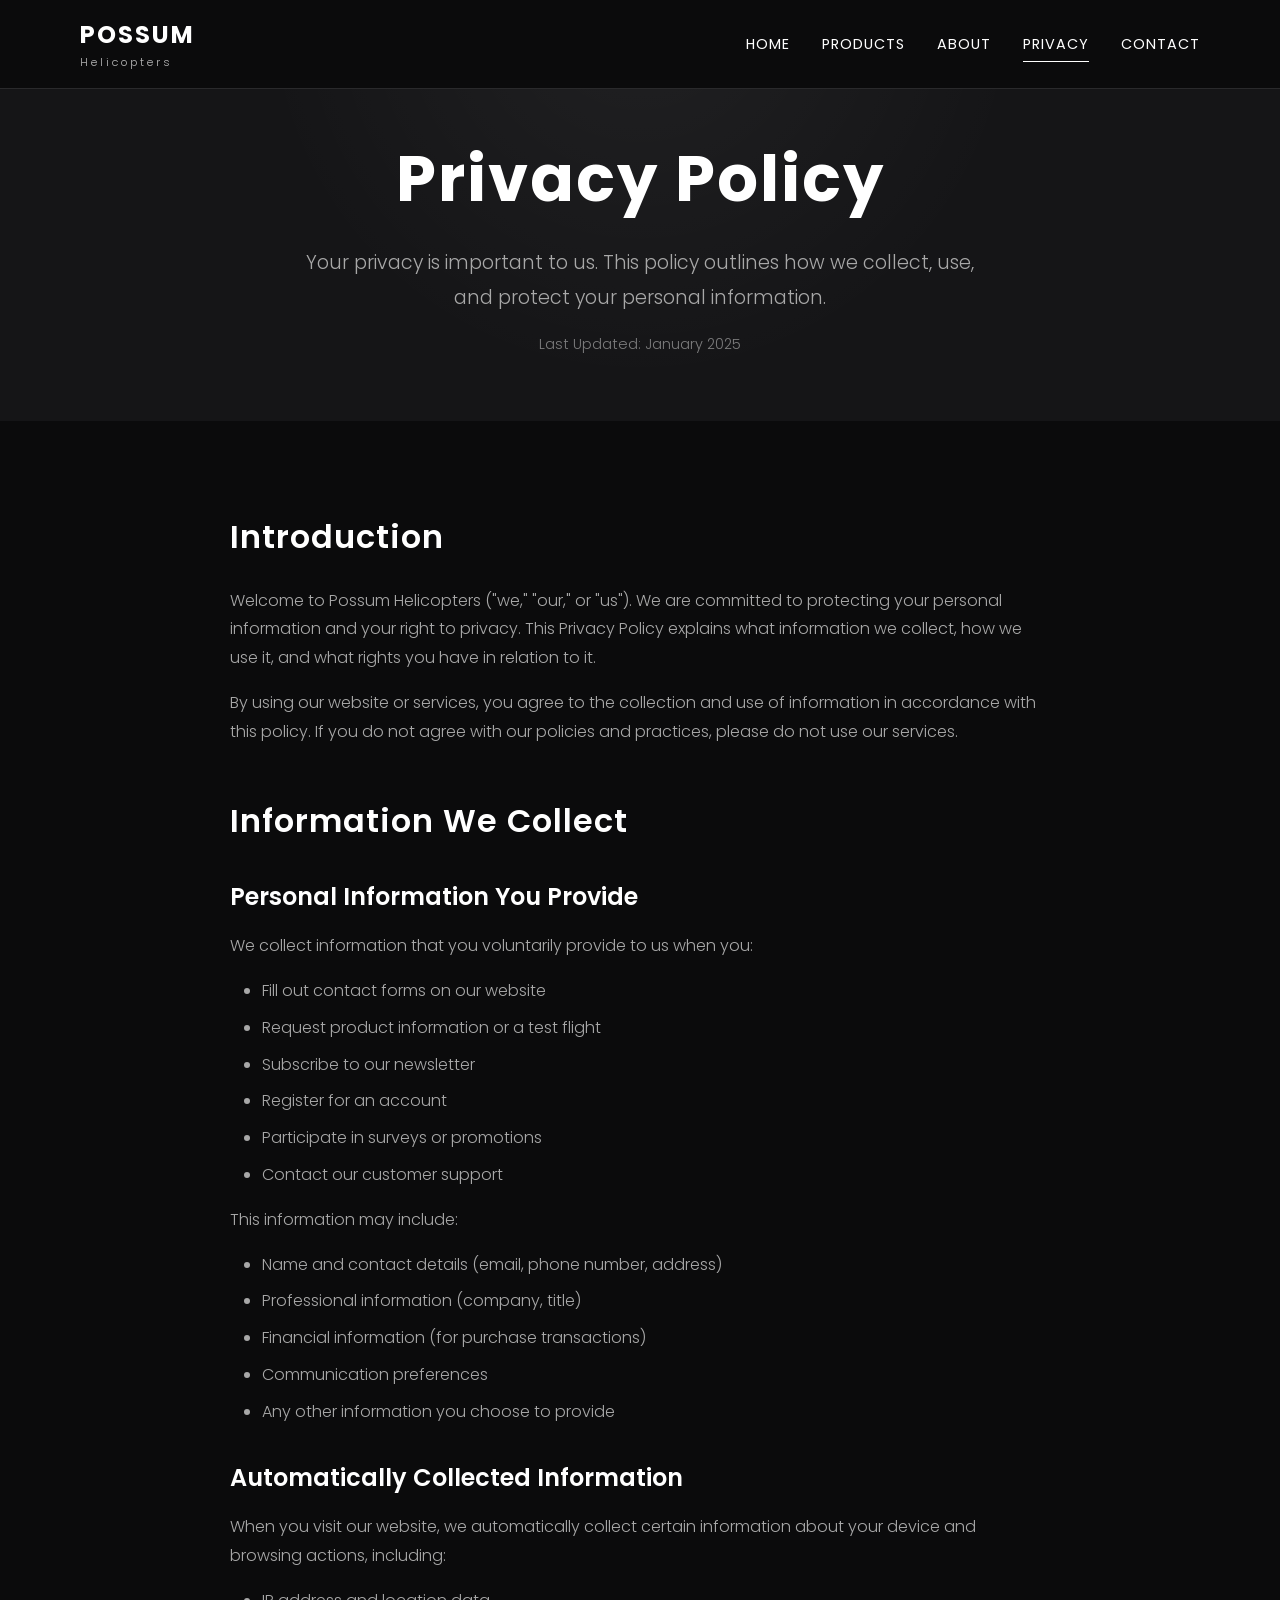
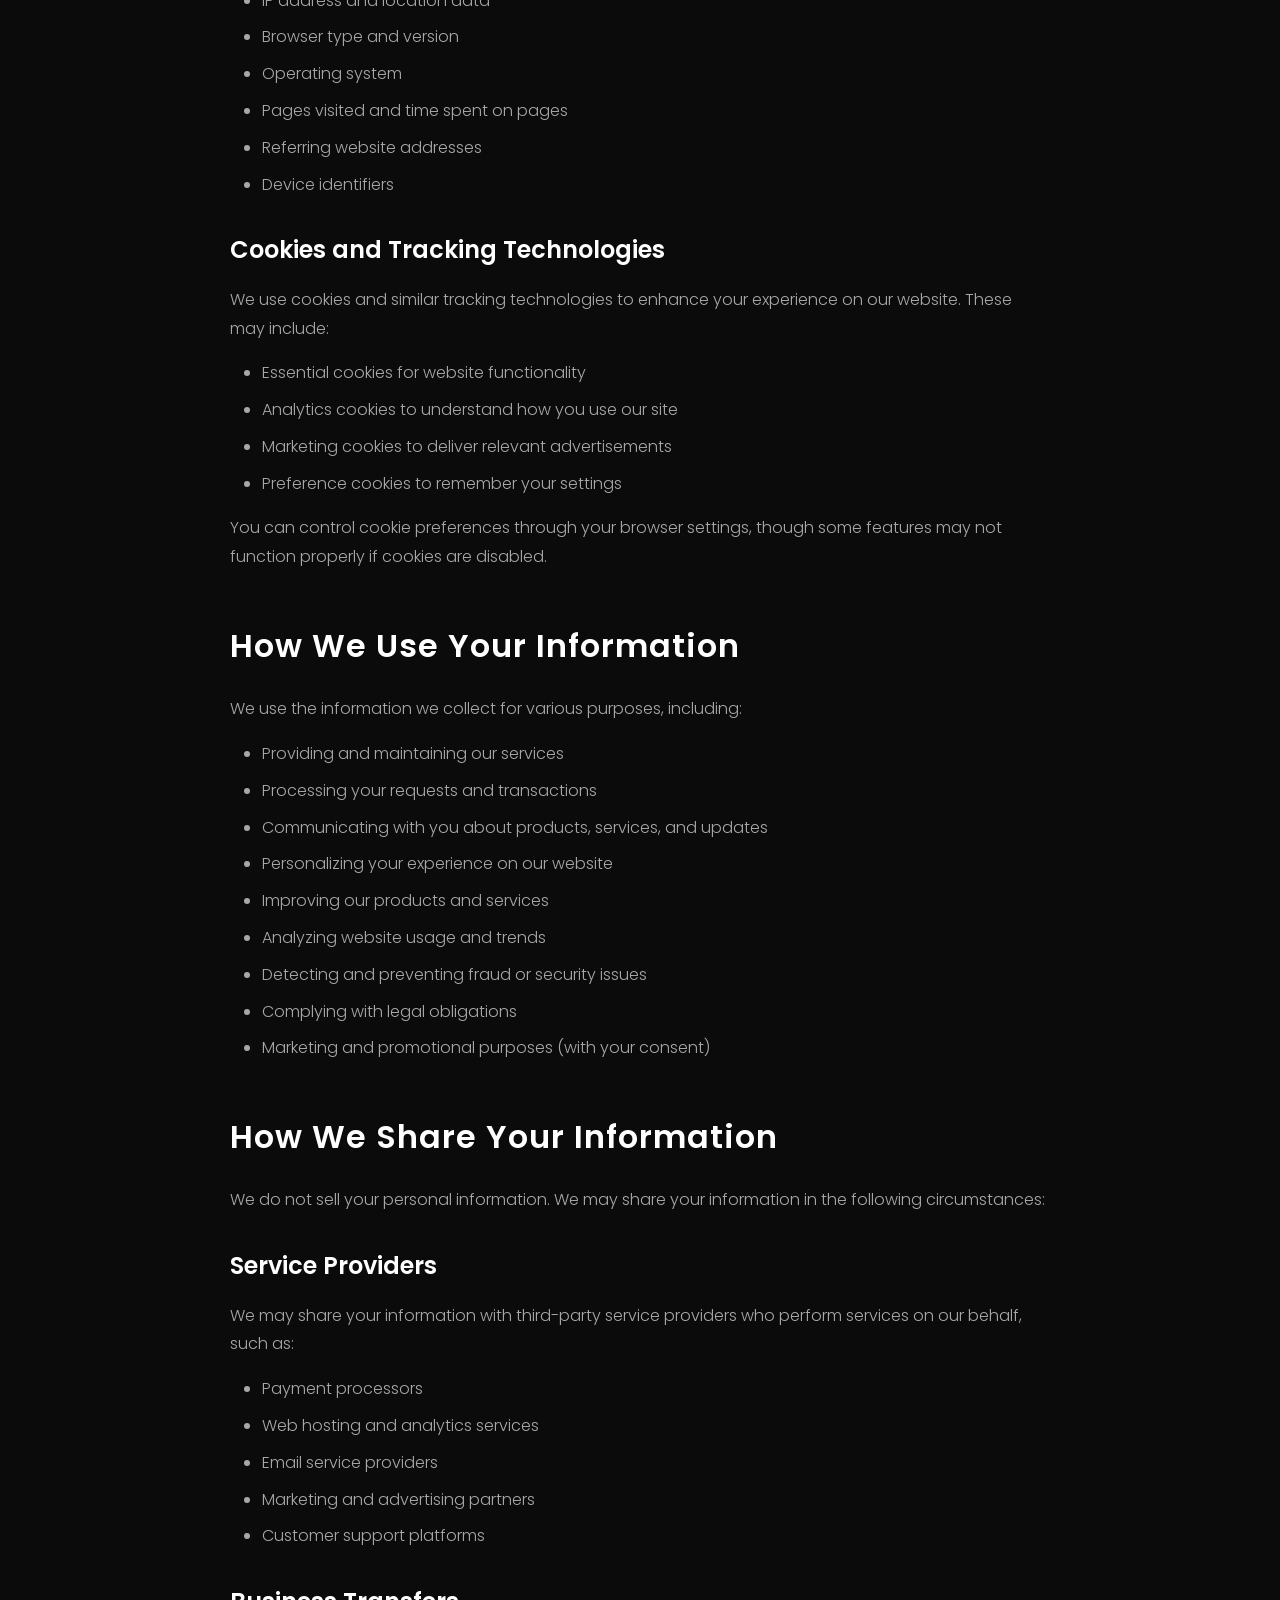
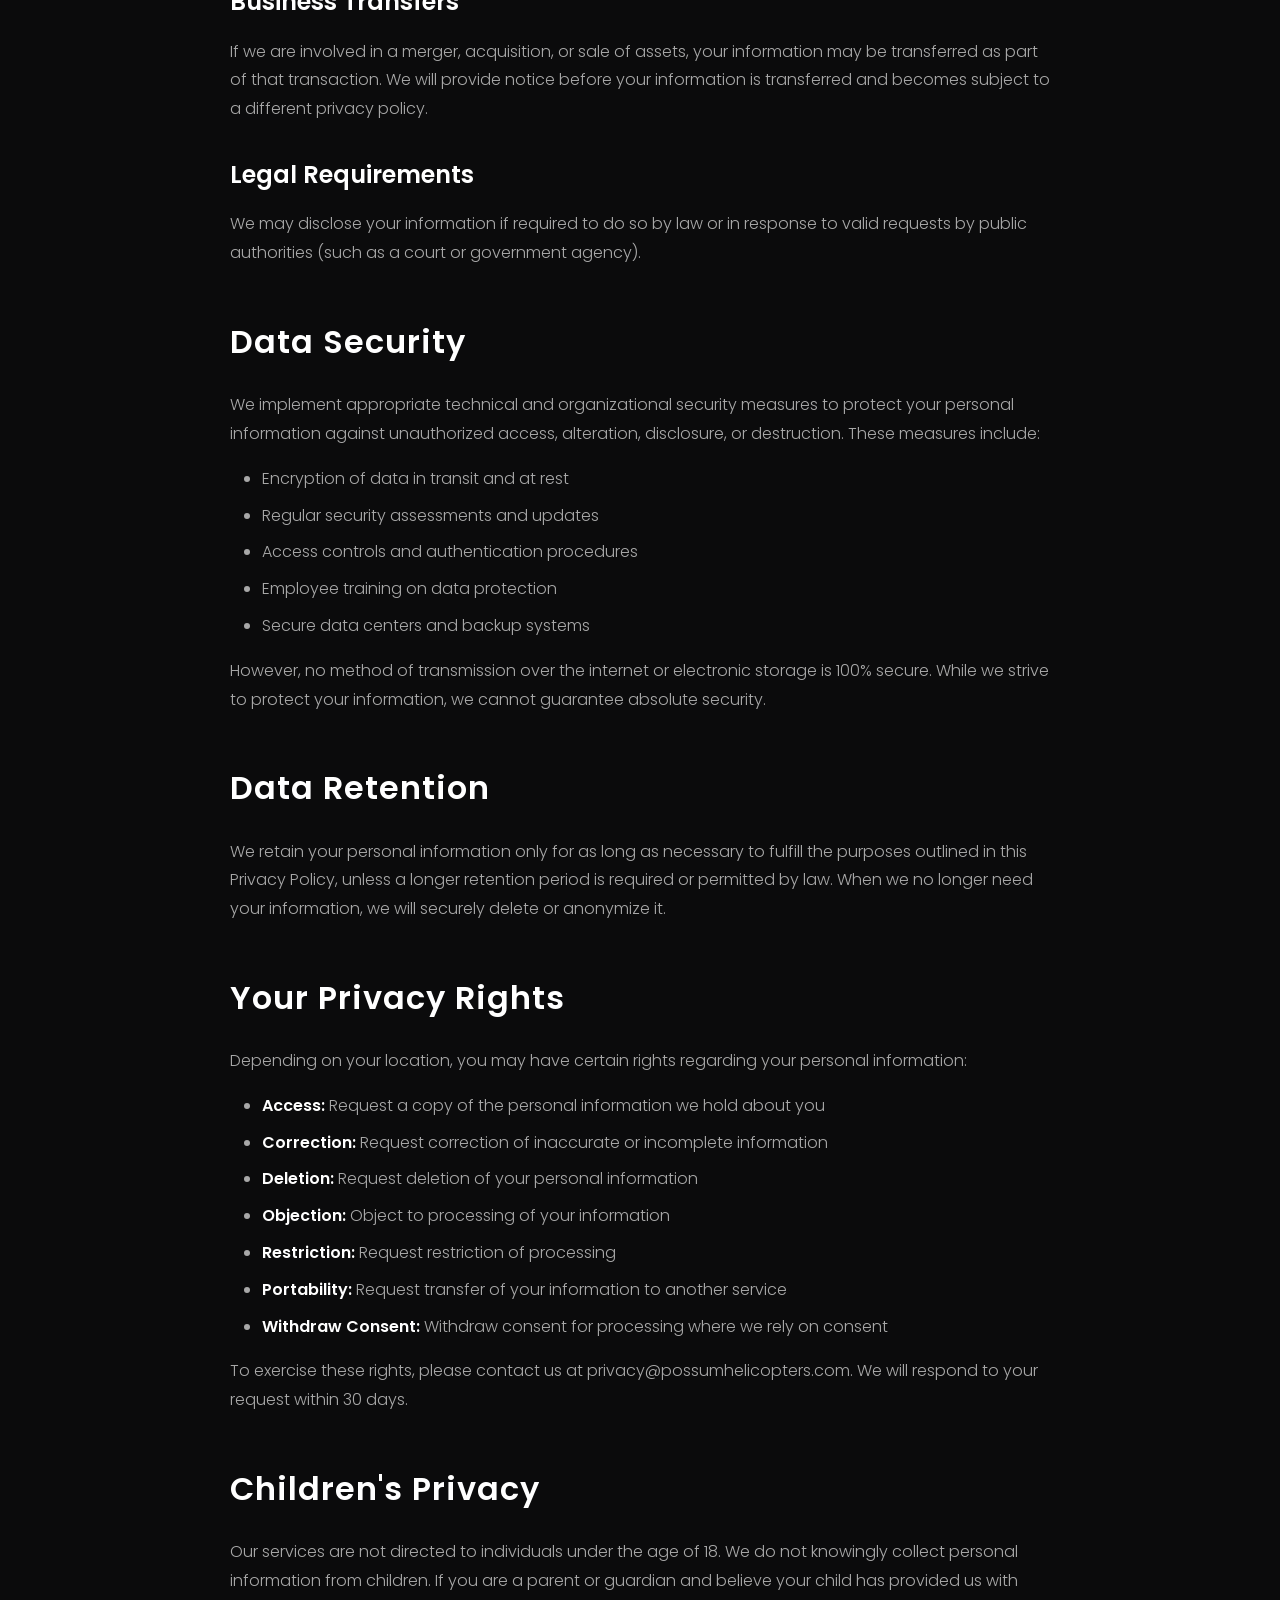
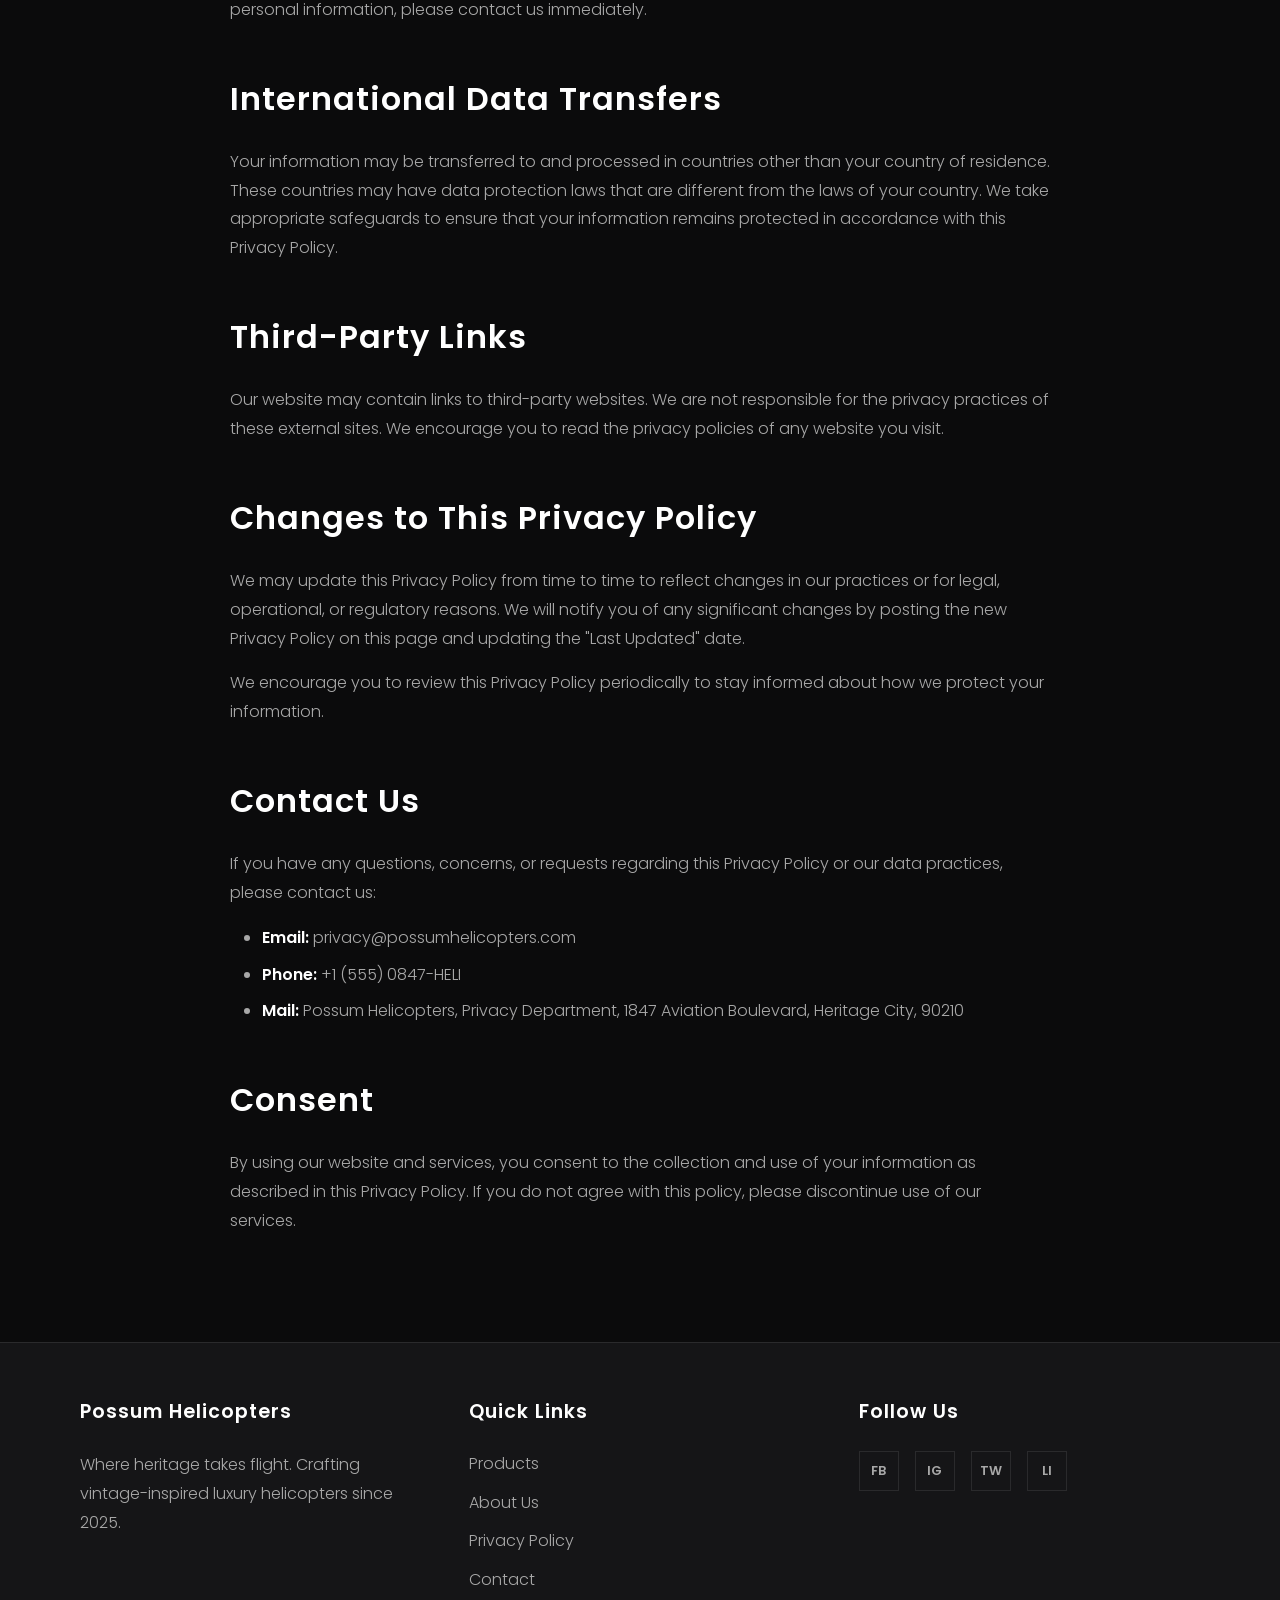
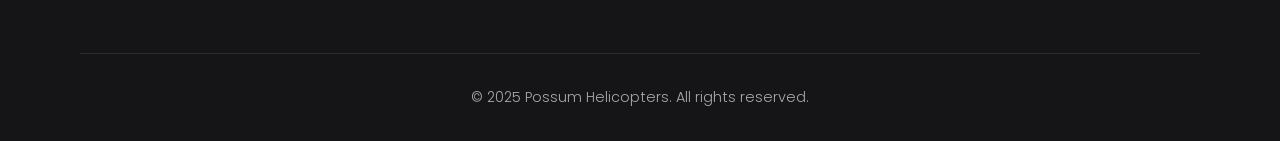
<file: privacy.html>
<!DOCTYPE html>
<html lang="en">
<head>
    <meta charset="UTF-8">
    <meta name="viewport" content="width=device-width, initial-scale=1.0">
    <meta name="description" content="Privacy Policy for Possum Helicopters - Learn how we protect and handle your personal information.">
    <title>Privacy Policy - Possum Helicopters</title>
    <link rel="preconnect" href="https://fonts.googleapis.com">
    <link rel="preconnect" href="https://fonts.gstatic.com" crossorigin>
    <link href="https://fonts.googleapis.com/css2?family=Poppins:wght@300;400;600;700&display=swap" rel="stylesheet">
    <link rel="stylesheet" href="styles.css">
</head>
<body>
    <!-- Navigation -->
    <nav class="navbar" id="navbar">
        <div class="nav-container">
            <a href="index.html" class="nav-logo">
                <span class="logo-text">POSSUM</span>
                <span class="logo-tagline">Helicopters</span>
            </a>
            <button class="nav-toggle" id="navToggle" aria-label="Toggle navigation menu">
                <span class="hamburger"></span>
                <span class="hamburger"></span>
                <span class="hamburger"></span>
            </button>
            <ul class="nav-menu" id="navMenu">
                <li><a href="index.html" class="nav-link">Home</a></li>
                <li><a href="products.html" class="nav-link">Products</a></li>
                <li><a href="about.html" class="nav-link">About</a></li>
                <li><a href="privacy.html" class="nav-link active">Privacy</a></li>
                <li><a href="index.html#contact" class="nav-link">Contact</a></li>
            </ul>
        </div>
    </nav>

    <!-- Page Hero -->
    <section class="page-hero">
        <div class="container">
            <h1>Privacy Policy</h1>
            <p>Your privacy is important to us. This policy outlines how we collect, use, and protect your personal information.</p>
            <p style="font-size: 0.9rem; margin-top: 1rem; opacity: 0.7;">Last Updated: January 2025</p>
        </div>
    </section>

    <!-- Privacy Content -->
    <section class="privacy-content">
        <div class="container">
            <h2>Introduction</h2>
            <p>Welcome to Possum Helicopters ("we," "our," or "us"). We are committed to protecting your personal information and your right to privacy. This Privacy Policy explains what information we collect, how we use it, and what rights you have in relation to it.</p>
            <p>By using our website or services, you agree to the collection and use of information in accordance with this policy. If you do not agree with our policies and practices, please do not use our services.</p>

            <h2>Information We Collect</h2>
            
            <h3>Personal Information You Provide</h3>
            <p>We collect information that you voluntarily provide to us when you:</p>
            <ul>
                <li>Fill out contact forms on our website</li>
                <li>Request product information or a test flight</li>
                <li>Subscribe to our newsletter</li>
                <li>Register for an account</li>
                <li>Participate in surveys or promotions</li>
                <li>Contact our customer support</li>
            </ul>
            <p>This information may include:</p>
            <ul>
                <li>Name and contact details (email, phone number, address)</li>
                <li>Professional information (company, title)</li>
                <li>Financial information (for purchase transactions)</li>
                <li>Communication preferences</li>
                <li>Any other information you choose to provide</li>
            </ul>

            <h3>Automatically Collected Information</h3>
            <p>When you visit our website, we automatically collect certain information about your device and browsing actions, including:</p>
            <ul>
                <li>IP address and location data</li>
                <li>Browser type and version</li>
                <li>Operating system</li>
                <li>Pages visited and time spent on pages</li>
                <li>Referring website addresses</li>
                <li>Device identifiers</li>
            </ul>

            <h3>Cookies and Tracking Technologies</h3>
            <p>We use cookies and similar tracking technologies to enhance your experience on our website. These may include:</p>
            <ul>
                <li>Essential cookies for website functionality</li>
                <li>Analytics cookies to understand how you use our site</li>
                <li>Marketing cookies to deliver relevant advertisements</li>
                <li>Preference cookies to remember your settings</li>
            </ul>
            <p>You can control cookie preferences through your browser settings, though some features may not function properly if cookies are disabled.</p>

            <h2>How We Use Your Information</h2>
            <p>We use the information we collect for various purposes, including:</p>
            <ul>
                <li>Providing and maintaining our services</li>
                <li>Processing your requests and transactions</li>
                <li>Communicating with you about products, services, and updates</li>
                <li>Personalizing your experience on our website</li>
                <li>Improving our products and services</li>
                <li>Analyzing website usage and trends</li>
                <li>Detecting and preventing fraud or security issues</li>
                <li>Complying with legal obligations</li>
                <li>Marketing and promotional purposes (with your consent)</li>
            </ul>

            <h2>How We Share Your Information</h2>
            <p>We do not sell your personal information. We may share your information in the following circumstances:</p>
            
            <h3>Service Providers</h3>
            <p>We may share your information with third-party service providers who perform services on our behalf, such as:</p>
            <ul>
                <li>Payment processors</li>
                <li>Web hosting and analytics services</li>
                <li>Email service providers</li>
                <li>Marketing and advertising partners</li>
                <li>Customer support platforms</li>
            </ul>

            <h3>Business Transfers</h3>
            <p>If we are involved in a merger, acquisition, or sale of assets, your information may be transferred as part of that transaction. We will provide notice before your information is transferred and becomes subject to a different privacy policy.</p>

            <h3>Legal Requirements</h3>
            <p>We may disclose your information if required to do so by law or in response to valid requests by public authorities (such as a court or government agency).</p>

            <h2>Data Security</h2>
            <p>We implement appropriate technical and organizational security measures to protect your personal information against unauthorized access, alteration, disclosure, or destruction. These measures include:</p>
            <ul>
                <li>Encryption of data in transit and at rest</li>
                <li>Regular security assessments and updates</li>
                <li>Access controls and authentication procedures</li>
                <li>Employee training on data protection</li>
                <li>Secure data centers and backup systems</li>
            </ul>
            <p>However, no method of transmission over the internet or electronic storage is 100% secure. While we strive to protect your information, we cannot guarantee absolute security.</p>

            <h2>Data Retention</h2>
            <p>We retain your personal information only for as long as necessary to fulfill the purposes outlined in this Privacy Policy, unless a longer retention period is required or permitted by law. When we no longer need your information, we will securely delete or anonymize it.</p>

            <h2>Your Privacy Rights</h2>
            <p>Depending on your location, you may have certain rights regarding your personal information:</p>
            <ul>
                <li><strong>Access:</strong> Request a copy of the personal information we hold about you</li>
                <li><strong>Correction:</strong> Request correction of inaccurate or incomplete information</li>
                <li><strong>Deletion:</strong> Request deletion of your personal information</li>
                <li><strong>Objection:</strong> Object to processing of your information</li>
                <li><strong>Restriction:</strong> Request restriction of processing</li>
                <li><strong>Portability:</strong> Request transfer of your information to another service</li>
                <li><strong>Withdraw Consent:</strong> Withdraw consent for processing where we rely on consent</li>
            </ul>
            <p>To exercise these rights, please contact us at privacy@possumhelicopters.com. We will respond to your request within 30 days.</p>

            <h2>Children's Privacy</h2>
            <p>Our services are not directed to individuals under the age of 18. We do not knowingly collect personal information from children. If you are a parent or guardian and believe your child has provided us with personal information, please contact us immediately.</p>

            <h2>International Data Transfers</h2>
            <p>Your information may be transferred to and processed in countries other than your country of residence. These countries may have data protection laws that are different from the laws of your country. We take appropriate safeguards to ensure that your information remains protected in accordance with this Privacy Policy.</p>

            <h2>Third-Party Links</h2>
            <p>Our website may contain links to third-party websites. We are not responsible for the privacy practices of these external sites. We encourage you to read the privacy policies of any website you visit.</p>

            <h2>Changes to This Privacy Policy</h2>
            <p>We may update this Privacy Policy from time to time to reflect changes in our practices or for legal, operational, or regulatory reasons. We will notify you of any significant changes by posting the new Privacy Policy on this page and updating the "Last Updated" date.</p>
            <p>We encourage you to review this Privacy Policy periodically to stay informed about how we protect your information.</p>

            <h2>Contact Us</h2>
            <p>If you have any questions, concerns, or requests regarding this Privacy Policy or our data practices, please contact us:</p>
            <ul>
                <li><strong>Email:</strong> privacy@possumhelicopters.com</li>
                <li><strong>Phone:</strong> +1 (555) 0847-HELI</li>
                <li><strong>Mail:</strong> Possum Helicopters, Privacy Department, 1847 Aviation Boulevard, Heritage City, 90210</li>
            </ul>

            <h2>Consent</h2>
            <p>By using our website and services, you consent to the collection and use of your information as described in this Privacy Policy. If you do not agree with this policy, please discontinue use of our services.</p>
        </div>
    </section>

    <!-- Footer -->
    <footer class="footer">
        <div class="container">
            <div class="footer-content">
                <div class="footer-section">
                    <h4>Possum Helicopters</h4>
                    <p>Where heritage takes flight. Crafting vintage-inspired luxury helicopters since 2025.</p>
                </div>
                <div class="footer-section">
                    <h4>Quick Links</h4>
                    <ul>
                        <li><a href="products.html">Products</a></li>
                        <li><a href="about.html">About Us</a></li>
                        <li><a href="privacy.html">Privacy Policy</a></li>
                        <li><a href="index.html#contact">Contact</a></li>
                    </ul>
                </div>
                <div class="footer-section">
                    <h4>Follow Us</h4>
                    <div class="social-links">
                        <a href="#" aria-label="Facebook">FB</a>
                        <a href="#" aria-label="Instagram">IG</a>
                        <a href="#" aria-label="Twitter">TW</a>
                        <a href="#" aria-label="LinkedIn">LI</a>
                    </div>
                </div>
            </div>
            <div class="footer-bottom">
                <p>&copy; 2025 Possum Helicopters. All rights reserved.</p>
            </div>
        </div>
    </footer>

    <script src="scripts.js"></script>
</body>
</html>
</file>
<file: styles.css>
/* Reset & Base Styles */
* {
    margin: 0;
    padding: 0;
    box-sizing: border-box;
}

:root {
    --bg-primary: #0b0b0c;
    --bg-secondary: #151517;
    --accent: #ffffff;
    --text-primary: #ffffff;
    --text-secondary: #a8a8a8;
    --border: #2a2a2c;
    --transition: all 0.3s ease;
}

html {
    scroll-behavior: smooth;
}

body {
    font-family: 'Poppins', sans-serif;
    background-color: var(--bg-primary);
    color: var(--text-primary);
    line-height: 1.6;
    font-weight: 300;
    overflow-x: hidden;
}

img {
    max-width: 100%;
    height: auto;
    display: block;
}

a {
    text-decoration: none;
    color: inherit;
}

.container {
    max-width: 1200px;
    margin: 0 auto;
    padding: 0 clamp(20px, 5vw, 40px);
}

/* Navigation */
.navbar {
    position: fixed;
    top: 0;
    left: 0;
    right: 0;
    background-color: rgba(11, 11, 12, 0.95);
    backdrop-filter: blur(10px);
    z-index: 1000;
    border-bottom: 1px solid var(--border);
    transition: var(--transition);
}

.navbar.scrolled {
    box-shadow: 0 4px 20px rgba(0, 0, 0, 0.3);
}

.nav-container {
    max-width: 1200px;
    margin: 0 auto;
    padding: clamp(0.75rem, 2vw, 1rem) clamp(20px, 5vw, 40px);
    display: flex;
    justify-content: space-between;
    align-items: center;
}

.nav-logo {
    display: flex;
    flex-direction: column;
    font-weight: 700;
    letter-spacing: 2px;
    transition: var(--transition);
}

.nav-logo:hover {
    opacity: 0.8;
}

.logo-text {
    font-size: clamp(1.2rem, 3vw, 1.5rem);
}

.logo-tagline {
    font-size: clamp(0.6rem, 1.5vw, 0.7rem);
    font-weight: 300;
    letter-spacing: 3px;
    opacity: 0.7;
}

.nav-toggle {
    display: none;
    flex-direction: column;
    background: none;
    border: none;
    cursor: pointer;
    padding: 0.5rem;
    z-index: 1001;
}

.hamburger {
    width: 25px;
    height: 2px;
    background-color: var(--accent);
    margin: 3px 0;
    transition: var(--transition);
}

.nav-menu {
    display: flex;
    list-style: none;
    gap: clamp(1rem, 3vw, 2rem);
    align-items: center;
}

.nav-link {
    font-weight: 400;
    font-size: clamp(0.8rem, 1.5vw, 0.9rem);
    letter-spacing: 1px;
    text-transform: uppercase;
    position: relative;
    transition: var(--transition);
    padding: 0.5rem 0;
}

.nav-link::after {
    content: '';
    position: absolute;
    bottom: 0;
    left: 0;
    width: 0;
    height: 1px;
    background-color: var(--accent);
    transition: width 0.3s ease;
}

.nav-link:hover::after,
.nav-link.active::after {
    width: 100%;
}

.nav-link:hover {
    opacity: 0.8;
}

/* Hero Section */
.hero {
    min-height: 100vh;
    display: flex;
    flex-direction: column;
    justify-content: center;
    align-items: center;
    text-align: center;
    padding: clamp(6rem, 15vh, 8rem) clamp(20px, 5vw, 40px) clamp(3rem, 8vh, 4rem);
    position: relative;
    overflow: hidden;
}

.hero::before {
    content: '';
    position: absolute;
    top: 0;
    left: 0;
    right: 0;
    bottom: 0;
    background: radial-gradient(circle at 50% 50%, rgba(255, 255, 255, 0.03) 0%, transparent 70%);
    pointer-events: none;
}

.hero-content {
    position: relative;
    z-index: 1;
    max-width: 1000px;
    width: 100%;
}

.vintage-emblem {
    width: clamp(100px, 20vw, 150px);
    height: clamp(100px, 20vw, 150px);
    margin: 0 auto 2rem;
    color: var(--accent);
    animation: rotateEmblem 20s linear infinite;
}

@keyframes rotateEmblem {
    from { transform: rotate(0deg); }
    to { transform: rotate(360deg); }
}

.emblem-svg {
    width: 100%;
    height: 100%;
    filter: drop-shadow(0 0 20px rgba(255, 255, 255, 0.2));
}

.hero-title {
    font-size: clamp(2rem, 8vw, 4.5rem);
    font-weight: 700;
    letter-spacing: 2px;
    margin-bottom: 1rem;
    line-height: 1.2;
    background: linear-gradient(to right, #ffffff, #e0e0e0);
    -webkit-background-clip: text;
    -webkit-text-fill-color: transparent;
    background-clip: text;
}

.hero-tagline {
    font-size: clamp(0.9rem, 2.5vw, 1.3rem);
    font-weight: 300;
    color: var(--text-secondary);
    margin-bottom: clamp(2rem, 5vh, 3rem);
    max-width: 600px;
    margin-left: auto;
    margin-right: auto;
    line-height: 1.8;
}

.hero-cta {
    display: flex;
    gap: 1.5rem;
    justify-content: center;
    flex-wrap: wrap;
}

.hero-scroll {
    position: absolute;
    bottom: 2rem;
    left: 50%;
    transform: translateX(-50%);
    display: flex;
    flex-direction: column;
    align-items: center;
    gap: 0.5rem;
    font-size: 0.8rem;
    letter-spacing: 2px;
    text-transform: uppercase;
    opacity: 0.5;
}

.scroll-indicator {
    width: 1px;
    height: 40px;
    background: linear-gradient(to bottom, var(--accent), transparent);
    animation: scrollDown 2s ease-in-out infinite;
}

@keyframes scrollDown {
    0%, 100% { opacity: 0; transform: translateY(-10px); }
    50% { opacity: 1; transform: translateY(10px); }
}

/* Buttons */
.btn {
    display: inline-block;
    padding: clamp(0.875rem, 2vw, 1rem) clamp(2rem, 4vw, 2.5rem);
    font-weight: 600;
    font-size: clamp(0.8rem, 1.5vw, 0.9rem);
    letter-spacing: 1px;
    text-transform: uppercase;
    border: 2px solid var(--accent);
    transition: var(--transition);
    cursor: pointer;
    position: relative;
    overflow: hidden;
    z-index: 1;
}

.btn::before {
    content: '';
    position: absolute;
    top: 0;
    left: -100%;
    width: 100%;
    height: 100%;
    background-color: var(--accent);
    transition: left 0.4s ease;
    z-index: -1;
}

.btn:hover::before {
    left: 0;
}

.btn-primary {
    background-color: var(--accent);
    color: var(--bg-primary);
}

.btn-primary::before {
    background-color: var(--bg-primary);
}

.btn-primary:hover {
    color: var(--accent);
}

.btn-secondary,
.btn-outline {
    background-color: transparent;
    color: var(--accent);
}

.btn-secondary:hover,
.btn-outline:hover {
    color: var(--bg-primary);
}

.btn:active {
    transform: scale(0.98);
}

/* Sections */
.section-title {
    font-size: clamp(1.8rem, 5vw, 3rem);
    font-weight: 700;
    text-align: center;
    margin-bottom: clamp(2.5rem, 6vw, 4rem);
    letter-spacing: 2px;
    position: relative;
}

.section-title::after {
    content: '';
    display: block;
    width: clamp(60px, 10vw, 80px);
    height: 3px;
    background-color: var(--accent);
    margin: 1rem auto 0;
}

/* Features Section */
.features {
    padding: clamp(4rem, 10vh, 6rem) 0;
    background-color: var(--bg-secondary);
}

.features-grid {
    display: grid;
    grid-template-columns: repeat(auto-fit, minmax(min(280px, 100%), 1fr));
    gap: clamp(2rem, 4vw, 3rem);
}

.feature-card {
    text-align: center;
    padding: clamp(1.5rem, 3vw, 2rem);
    border: 1px solid var(--border);
    transition: var(--transition);
    background-color: rgba(21, 21, 23, 0.5);
}

.feature-card:hover {
    border-color: var(--accent);
    transform: translateY(-10px);
    box-shadow: 0 10px 30px rgba(0, 0, 0, 0.3);
}

.feature-icon {
    width: clamp(60px, 12vw, 80px);
    height: clamp(60px, 12vw, 80px);
    margin: 0 auto 1.5rem;
    color: var(--accent);
    transition: var(--transition);
}

.feature-card:hover .feature-icon {
    transform: scale(1.1);
}

.feature-icon svg {
    width: 100%;
    height: 100%;
}

.feature-card h3 {
    font-size: clamp(1.2rem, 2.5vw, 1.5rem);
    font-weight: 600;
    margin-bottom: 1rem;
    letter-spacing: 1px;
}

.feature-card p {
    color: var(--text-secondary);
    line-height: 1.8;
    font-size: clamp(0.9rem, 2vw, 1rem);
}

/* Featured Products */
.featured-products {
    padding: clamp(4rem, 10vh, 6rem) 0;
}

.products-grid {
    display: grid;
    grid-template-columns: repeat(auto-fit, minmax(min(300px, 100%), 1fr));
    gap: clamp(2rem, 4vw, 2.5rem);
}

.product-card {
    border: 1px solid var(--border);
    overflow: hidden;
    transition: var(--transition);
    background-color: var(--bg-secondary);
}

.product-card:hover {
    border-color: var(--accent);
    transform: translateY(-10px);
    box-shadow: 0 15px 40px rgba(0, 0, 0, 0.4);
}

.product-image {
    position: relative;
    overflow: hidden;
    aspect-ratio: 4/3;
    background-color: #1a1a1c;
}

.product-image img {
    width: 100%;
    height: 100%;
    object-fit: cover;
    transition: transform 0.5s ease;
}

.product-card:hover .product-image img {
    transform: scale(1.1);
}

.product-badge {
    position: absolute;
    top: 1rem;
    right: 1rem;
    background-color: var(--accent);
    color: var(--bg-primary);
    padding: 0.5rem 1rem;
    font-size: clamp(0.7rem, 1.5vw, 0.75rem);
    font-weight: 600;
    letter-spacing: 1px;
    text-transform: uppercase;
    z-index: 10;
}

.product-info {
    padding: clamp(1.5rem, 3vw, 2rem);
}

.product-info h3 {
    font-size: clamp(1.3rem, 3vw, 1.8rem);
    font-weight: 600;
    margin-bottom: 1rem;
    letter-spacing: 1px;
}

.product-info p {
    color: var(--text-secondary);
    margin-bottom: 1.5rem;
    line-height: 1.8;
    font-size: clamp(0.9rem, 2vw, 1rem);
}

.product-info strong {
    color: var(--accent);
    font-weight: 600;
}

/* Testimonials */
.testimonials {
    padding: clamp(4rem, 10vh, 6rem) 0;
    background-color: var(--bg-secondary);
}

.testimonials-grid {
    display: grid;
    grid-template-columns: repeat(auto-fit, minmax(min(280px, 100%), 1fr));
    gap: clamp(2rem, 4vw, 2.5rem);
}

.testimonial-card {
    padding: clamp(1.5rem, 3vw, 2.5rem);
    border: 1px solid var(--border);
    position: relative;
    background-color: rgba(11, 11, 12, 0.5);
    transition: var(--transition);
}

.testimonial-card:hover {
    border-color: var(--accent);
    transform: translateY(-5px);
}

.testimonial-card::before {
    content: '"';
    position: absolute;
    top: -20px;
    left: 20px;
    font-size: clamp(4rem, 10vw, 6rem);
    color: var(--accent);
    opacity: 0.1;
    font-weight: 700;
    line-height: 1;
}

.testimonial-card p {
    font-size: clamp(0.95rem, 2vw, 1.1rem);
    line-height: 1.8;
    margin-bottom: 1.5rem;
    font-style: italic;
    color: var(--text-primary);
}

.testimonial-card footer {
    display: flex;
    flex-direction: column;
    gap: 0.3rem;
}

.testimonial-card cite {
    font-weight: 600;
    font-style: normal;
    font-size: clamp(0.9rem, 2vw, 1rem);
}

.testimonial-card span {
    font-size: clamp(0.8rem, 1.8vw, 0.9rem);
    color: var(--text-secondary);
}

/* Contact Section */
.contact {
    padding: clamp(4rem, 10vh, 6rem) 0;
}

.contact-content {
    display: grid;
    grid-template-columns: repeat(auto-fit, minmax(min(280px, 100%), 1fr));
    gap: clamp(2.5rem, 5vw, 4rem);
}

.contact-info h3 {
    font-size: clamp(1.3rem, 3vw, 1.8rem);
    font-weight: 600;
    margin-bottom: 1rem;
}

.contact-info p {
    color: var(--text-secondary);
    margin-bottom: 2rem;
    line-height: 1.8;
    font-size: clamp(0.9rem, 2vw, 1rem);
}

.contact-details {
    list-style: none;
}

.contact-details li {
    display: flex;
    gap: 1rem;
    margin-bottom: 1.5rem;
    align-items: flex-start;
}

.contact-details svg {
    width: 24px;
    height: 24px;
    flex-shrink: 0;
    color: var(--accent);
}

.contact-form {
    display: flex;
    flex-direction: column;
    gap: 1.5rem;
}

.form-group {
    display: flex;
    flex-direction: column;
    gap: 0.5rem;
}

.form-group label {
    font-weight: 600;
    font-size: clamp(0.8rem, 1.5vw, 0.9rem);
    letter-spacing: 1px;
    text-transform: uppercase;
}

.form-group input,
.form-group textarea {
    padding: clamp(0.875rem, 2vw, 1rem);
    background-color: var(--bg-secondary);
    border: 1px solid var(--border);
    color: var(--text-primary);
    font-family: 'Poppins', sans-serif;
    font-size: clamp(0.9rem, 2vw, 1rem);
    transition: var(--transition);
}

.form-group input:focus,
.form-group textarea:focus {
    outline: none;
    border-color: var(--accent);
    box-shadow: 0 0 0 2px rgba(255, 255, 255, 0.1);
}

.form-group textarea {
    resize: vertical;
    min-height: 120px;
}

/* Footer */
.footer {
    background-color: var(--bg-secondary);
    padding: clamp(3rem, 6vh, 4rem) 0 2rem;
    border-top: 1px solid var(--border);
}

.footer-content {
    display: grid;
    grid-template-columns: repeat(auto-fit, minmax(min(220px, 100%), 1fr));
    gap: clamp(2rem, 4vw, 3rem);
    margin-bottom: 3rem;
}

.footer-section h4 {
    font-size: clamp(1rem, 2vw, 1.2rem);
    font-weight: 600;
    margin-bottom: 1.5rem;
    letter-spacing: 1px;
}

.footer-section p {
    color: var(--text-secondary);
    line-height: 1.8;
    font-size: clamp(0.85rem, 1.8vw, 1rem);
}

.footer-section ul {
    list-style: none;
}

.footer-section ul li {
    margin-bottom: 0.8rem;
}

.footer-section a {
    color: var(--text-secondary);
    transition: var(--transition);
    display: inline-block;
    font-size: clamp(0.85rem, 1.8vw, 1rem);
}

.footer-section a:hover {
    color: var(--accent);
    transform: translateX(5px);
}

.social-links {
    display: flex;
    gap: 1rem;
    flex-wrap: wrap;
}

.social-links a {
    width: 40px;
    height: 40px;
    border: 1px solid var(--border);
    display: flex;
    align-items: center;
    justify-content: center;
    font-weight: 600;
    font-size: 0.8rem;
    transition: var(--transition);
}

.social-links a:hover {
    border-color: var(--accent);
    background-color: var(--accent);
    color: var(--bg-primary);
    transform: translateY(-3px);
}

.footer-bottom {
    text-align: center;
    padding-top: 2rem;
    border-top: 1px solid var(--border);
    color: var(--text-secondary);
    font-size: clamp(0.8rem, 1.6vw, 0.9rem);
}

/* Page-specific: Products Page */
.page-hero {
    padding: clamp(6rem, 15vh, 8rem) clamp(20px, 5vw, 40px) clamp(3rem, 8vh, 4rem);
    text-align: center;
    background-color: var(--bg-secondary);
    background-image: radial-gradient(circle at 50% 0%, rgba(255, 255, 255, 0.05) 0%, transparent 50%);
}

.page-hero h1 {
    font-size: clamp(2rem, 7vw, 4rem);
    font-weight: 700;
    letter-spacing: 2px;
    margin-bottom: 1rem;
}

.page-hero p {
    font-size: clamp(1rem, 2.5vw, 1.2rem);
    color: var(--text-secondary);
    max-width: 700px;
    margin: 0 auto;
    line-height: 1.8;
}

.products-list {
    padding: clamp(4rem, 10vh, 6rem) 0;
}

/* Product Detail Page */
.product-detail {
    padding: clamp(6rem, 15vh, 8rem) clamp(20px, 5vw, 40px) clamp(4rem, 8vh, 6rem);
}

.product-detail-content {
    display: grid;
    grid-template-columns: repeat(auto-fit, minmax(min(350px, 100%), 1fr));
    gap: clamp(2.5rem, 5vw, 4rem);
    align-items: start;
}

.product-gallery img {
    width: 100%;
    border: 1px solid var(--border);
    transition: var(--transition);
}

.product-gallery img:hover {
    border-color: var(--accent);
}

.product-details h1 {
    font-size: clamp(2rem, 5vw, 3rem);
    font-weight: 700;
    margin-bottom: 1rem;
    letter-spacing: 2px;
}

.product-price {
    font-size: clamp(1.5rem, 4vw, 2rem);
    font-weight: 600;
    color: var(--accent);
    margin-bottom: 2rem;
}

.product-description {
    color: var(--text-secondary);
    line-height: 1.8;
    margin-bottom: 2rem;
    font-size: clamp(0.9rem, 2vw, 1rem);
}

.product-description p {
    margin-bottom: 1rem;
}

.product-specs {
    margin: 3rem 0;
}

.product-specs h3 {
    font-size: clamp(1.2rem, 3vw, 1.5rem);
    font-weight: 600;
    margin-bottom: 1.5rem;
    letter-spacing: 1px;
}

.specs-list {
    display: grid;
    gap: 1rem;
}

.spec-item {
    display: flex;
    justify-content: space-between;
    gap: 1rem;
    padding: clamp(0.875rem, 2vw, 1rem);
    background-color: var(--bg-secondary);
    border: 1px solid var(--border);
    transition: var(--transition);
    flex-wrap: wrap;
}

.spec-item:hover {
    border-color: var(--accent);
}

.spec-label {
    font-weight: 600;
    font-size: clamp(0.85rem, 1.8vw, 1rem);
}

.spec-value {
    color: var(--text-secondary);
    text-align: right;
    font-size: clamp(0.85rem, 1.8vw, 1rem);
}

/* About Page */
.about-intro {
    padding: clamp(4rem, 10vh, 6rem) 0;
    background-color: var(--bg-primary);
}

.about-intro-content {
    display: grid;
    grid-template-columns: repeat(auto-fit, minmax(min(300px, 100%), 1fr));
    gap: clamp(2.5rem, 5vw, 4rem);
    align-items: center;
}

.about-intro-text h2 {
    font-size: clamp(1.8rem, 4vw, 2.5rem);
    font-weight: 700;
    margin-bottom: 2rem;
    letter-spacing: 1px;
}

.about-intro-text p {
    color: var(--text-secondary);
    line-height: 1.9;
    margin-bottom: 1.5rem;
    font-size: clamp(0.95rem, 2vw, 1.1rem);
}

.about-intro-text em {
    color: var(--accent);
    font-style: italic;
}

.about-intro-image img {
    width: 100%;
    border: 1px solid var(--border);
    transition: var(--transition);
}

.about-intro-image img:hover {
    border-color: var(--accent);
    transform: scale(1.02);
}

/* Mission & Vision */
.mission-vision {
    padding: clamp(4rem, 10vh, 6rem) 0;
    background-color: var(--bg-secondary);
}

.mission-vision-grid {
    display: grid;
    grid-template-columns: repeat(auto-fit, minmax(min(320px, 100%), 1fr));
    gap: clamp(2rem, 4vw, 3rem);
}

.mission-card {
    padding: clamp(2rem, 4vw, 3rem);
    border: 1px solid var(--border);
    text-align: center;
    transition: var(--transition);
    background-color: rgba(11, 11, 12, 0.5);
}

.mission-card:hover {
    border-color: var(--accent);
    transform: translateY(-10px);
}

.mission-icon {
    width: clamp(60px, 12vw, 80px);
    height: clamp(60px, 12vw, 80px);
    margin: 0 auto 2rem;
    color: var(--accent);
}

.mission-icon svg {
    width: 100%;
    height: 100%;
}

.mission-card h3 {
    font-size: clamp(1.3rem, 3vw, 1.8rem);
    font-weight: 600;
    margin-bottom: 1.5rem;
    letter-spacing: 1px;
}

.mission-card p {
    color: var(--text-secondary);
    line-height: 1.8;
    font-size: clamp(0.95rem, 2vw, 1.1rem);
}

/* Philosophy Section */
.philosophy-section {
    padding: clamp(4rem, 10vh, 6rem) 0;
    background-color: var(--bg-primary);
}

.philosophy-grid {
    display: grid;
    grid-template-columns: repeat(auto-fit, minmax(min(260px, 100%), 1fr));
    gap: clamp(2rem, 4vw, 3rem);
}

.philosophy-item {
    padding: clamp(1.5rem, 3vw, 2.5rem);
    border-left: 3px solid var(--border);
    transition: var(--transition);
}

.philosophy-item:hover {
    border-left-color: var(--accent);
    transform: translateX(10px);
}

.philosophy-number {
    font-size: clamp(2.5rem, 6vw, 3rem);
    font-weight: 700;
    color: var(--accent);
    opacity: 0.3;
    margin-bottom: 1rem;
    line-height: 1;
}

.philosophy-item h3 {
    font-size: clamp(1.2rem, 2.5vw, 1.5rem);
    font-weight: 600;
    margin-bottom: 1rem;
    letter-spacing: 1px;
}

.philosophy-item p {
    color: var(--text-secondary);
    line-height: 1.8;
    font-size: clamp(0.9rem, 2vw, 1rem);
}

/* Craftsmanship Section */
.craftsmanship-section {
    padding: clamp(4rem, 10vh, 6rem) 0;
    background-color: var(--bg-secondary);
}

.craftsmanship-content {
    display: grid;
    grid-template-columns: repeat(auto-fit, minmax(min(300px, 100%), 1fr));
    gap: clamp(2.5rem, 5vw, 4rem);
    align-items: start;
}

.craftsmanship-image img {
    width: 100%;
    height: 100%;
    object-fit: cover;
    border: 1px solid var(--border);
}

.craftsmanship-text h2 {
    font-size: clamp(1.8rem, 4vw, 2.5rem);
    font-weight: 700;
    margin-bottom: 1.5rem;
    letter-spacing: 1px;
}

.craftsmanship-text h3 {
    font-size: clamp(1.3rem, 3vw, 1.8rem);
    font-weight: 600;
    margin: 3rem 0 1.5rem;
    letter-spacing: 1px;
}

.craftsmanship-text p {
    color: var(--text-secondary);
    line-height: 1.9;
    margin-bottom: 1.5rem;
    font-size: clamp(0.95rem, 2vw, 1.05rem);
}

.craftsmanship-stats {
    display: grid;
    grid-template-columns: repeat(auto-fit, minmax(min(120px, 100%), 1fr));
    gap: clamp(1rem, 3vw, 2rem);
    margin: 3rem 0;
    padding: clamp(1.5rem, 3vw, 2rem);
    background-color: var(--bg-primary);
    border: 1px solid var(--border);
}

.stat-item {
    text-align: center;
}

.stat-number {
    font-size: clamp(2rem, 5vw, 2.5rem);
    font-weight: 700;
    color: var(--accent);
    margin-bottom: 0.5rem;
}

.stat-label {
    font-size: clamp(0.8rem, 1.6vw, 0.9rem);
    color: var(--text-secondary);
    text-transform: uppercase;
    letter-spacing: 1px;
}

.materials-list {
    list-style: none;
    margin: 1.5rem 0;
}

.materials-list li {
    color: var(--text-secondary);
    line-height: 2;
    padding-left: 1.5rem;
    position: relative;
    font-size: clamp(0.9rem, 2vw, 1rem);
}

.materials-list li::before {
    content: '→';
    position: absolute;
    left: 0;
    color: var(--accent);
}

.materials-list strong {
    color: var(--text-primary);
    font-weight: 600;
}

/* Innovation Section */
.innovation-section {
    padding: clamp(4rem, 10vh, 6rem) 0;
    background-color: var(--bg-primary);
}

.innovation-grid {
    display: grid;
    grid-template-columns: repeat(auto-fit, minmax(min(280px, 100%), 1fr));
    gap: clamp(2rem, 4vw, 3rem);
}

.innovation-card {
    padding: clamp(1.5rem, 3vw, 2.5rem);
    border: 1px solid var(--border);
    text-align: center;
    transition: var(--transition);
    background-color: var(--bg-secondary);
}

.innovation-card:hover {
    border-color: var(--accent);
    transform: translateY(-10px);
    box-shadow: 0 15px 40px rgba(0, 0, 0, 0.4);
}

.innovation-icon {
    width: clamp(60px, 12vw, 70px);
    height: clamp(60px, 12vw, 70px);
    margin: 0 auto 1.5rem;
    color: var(--accent);
}

.innovation-icon svg {
    width: 100%;
    height: 100%;
}

.innovation-card h3 {
    font-size: clamp(1.2rem, 2.5vw, 1.5rem);
    font-weight: 600;
    margin-bottom: 1rem;
    letter-spacing: 1px;
}

.innovation-card p {
    color: var(--text-secondary);
    line-height: 1.8;
    font-size: clamp(0.9rem, 2vw, 1rem);
}

/* Values Section */
.values-section {
    padding: clamp(4rem, 10vh, 6rem) 0;
    background-color: var(--bg-secondary);
}

.values-grid {
    display: grid;
    grid-template-columns: repeat(auto-fit, minmax(min(280px, 100%), 1fr));
    gap: clamp(2rem, 4vw, 2.5rem);
}

.value-card {
    padding: clamp(1.5rem, 3vw, 2.5rem);
    border: 1px solid var(--border);
    transition: var(--transition);
    background-color: rgba(11, 11, 12, 0.5);
}

.value-card:hover {
    border-color: var(--accent);
    transform: translateY(-5px);
}

.value-card h3 {
    font-size: clamp(1.2rem, 2.5vw, 1.5rem);
    font-weight: 600;
    margin-bottom: 1rem;
    letter-spacing: 1px;
    color: var(--accent);
}

.value-card p {
    color: var(--text-secondary);
    line-height: 1.8;
    font-size: clamp(0.9rem, 2vw, 1rem);
}

/* Community Section */
.community-section {
    padding: clamp(4rem, 10vh, 6rem) 0;
    background-color: var(--bg-primary);
}

.community-content h2 {
    font-size: clamp(2rem, 6vw, 3rem);
    font-weight: 700;
    text-align: center;
    margin-bottom: 1.5rem;
    letter-spacing: 2px;
}

.community-intro {
    text-align: center;
    max-width: 800px;
    margin: 0 auto clamp(2.5rem, 5vw, 4rem);
    font-size: clamp(1rem, 2.2vw, 1.2rem);
    color: var(--text-secondary);
    line-height: 1.9;
}

.community-features {
    display: grid;
    grid-template-columns: repeat(auto-fit, minmax(min(280px, 100%), 1fr));
    gap: clamp(2rem, 4vw, 3rem);
}

.community-feature {
    text-align: center;
    padding: clamp(1.5rem, 3vw, 2rem);
}

.feature-icon-large {
    width: clamp(80px, 15vw, 100px);
    height: clamp(80px, 15vw, 100px);
    margin: 0 auto 1.5rem;
    color: var(--accent);
}

.feature-icon-large svg {
    width: 100%;
    height: 100%;
}

.community-feature h3 {
    font-size: clamp(1.2rem, 2.8vw, 1.6rem);
    font-weight: 600;
    margin-bottom: 1rem;
    letter-spacing: 1px;
}

.community-feature p {
    color: var(--text-secondary);
    line-height: 1.8;
    font-size: clamp(0.95rem, 2vw, 1.05rem);
}

/* Future Section */
.future-section {
    padding: clamp(4rem, 10vh, 6rem) 0;
    background-color: var(--bg-secondary);
}

.future-content {
    max-width: 900px;
    margin: 0 auto;
    text-align: center;
}

.future-intro {
    font-size: clamp(1rem, 2.2vw, 1.2rem);
    color: var(--text-secondary);
    line-height: 1.9;
    margin-bottom: 2rem;
}

.future-cta {
    margin-top: clamp(2.5rem, 5vw, 4rem);
    padding: clamp(2rem, 4vw, 3rem);
    border: 2px solid var(--border);
    background-color: rgba(11, 11, 12, 0.5);
}

.future-cta h3 {
    font-size: clamp(1.8rem, 4vw, 2.5rem);
    font-weight: 700;
    margin-bottom: 1rem;
    letter-spacing: 2px;
}

.future-cta p {
    font-size: clamp(1rem, 2.5vw, 1.3rem);
    color: var(--text-secondary);
    margin-bottom: 2rem;
    font-style: italic;
}

/* Privacy Page */
.privacy-content {
    padding: clamp(4rem, 10vh, 6rem) 0;
    max-width: 900px;
    margin: 0 auto;
}

.privacy-content h2 {
    font-size: clamp(1.5rem, 3.5vw, 2rem);
    font-weight: 600;
    margin: clamp(2rem, 4vw, 3rem) 0 1.5rem;
    letter-spacing: 1px;
}

.privacy-content h2:first-of-type {
    margin-top: 0;
}

.privacy-content h3 {
    font-size: clamp(1.2rem, 2.8vw, 1.5rem);
    font-weight: 600;
    margin: 2rem 0 1rem;
}

.privacy-content p {
    color: var(--text-secondary);
    line-height: 1.8;
    margin-bottom: 1rem;
    font-size: clamp(0.9rem, 2vw, 1rem);
}

.privacy-content ul {
    color: var(--text-secondary);
    line-height: 1.8;
    margin-left: clamp(1.5rem, 3vw, 2rem);
    margin-bottom: 1rem;
    font-size: clamp(0.9rem, 2vw, 1rem);
}

.privacy-content li {
    margin-bottom: 0.5rem;
}

.privacy-content strong {
    color: var(--text-primary);
    font-weight: 600;
}

/* Animations */
@keyframes fadeInUp {
    from {
        opacity: 0;
        transform: translateY(30px);
    }
    to {
        opacity: 1;
        transform: translateY(0);
    }
}

.fade-in {
    animation: fadeInUp 0.6s ease forwards;
}

/* Tablet Responsive (768px - 1024px) */
@media (max-width: 1024px) and (min-width: 769px) {
    .container {
        padding: 0 30px;
    }
    
    .features-grid,
    .products-grid {
        grid-template-columns: repeat(2, 1fr);
    }
    
    .testimonials-grid {
        grid-template-columns: repeat(2, 1fr);
    }
}

/* Mobile Responsive (max-width: 768px) */
@media (max-width: 768px) {
    .nav-toggle {
        display: flex;
    }
    
    .nav-menu {
        position: fixed;
        left: -100%;
        top: 70px;
        flex-direction: column;
        background-color: rgba(11, 11, 12, 0.98);
        backdrop-filter: blur(10px);
        width: 100%;
        text-align: center;
        transition: left 0.3s ease;
        box-shadow: 0 10px 27px rgba(0, 0, 0, 0.5);
        padding: 2rem 0;
        border-top: 1px solid var(--border);
        gap: 0.5rem;
        max-height: calc(100vh - 70px);
        overflow-y: auto;
    }
    
    .nav-menu.active {
        left: 0;
    }
    
    .nav-link {
        padding: 1rem 0;
        width: 100%;
    }
    
    .hero-scroll {
        display: none;
    }
    
    .hero-cta {
        width: 100%;
    }
    
    .btn {
        width: 100%;
    }
    
    .features-grid,
    .products-grid,
    .testimonials-grid,
    .contact-content,
    .footer-content {
        grid-template-columns: 1fr;
    }
    
    .product-detail-content {
        grid-template-columns: 1fr;
    }
    
    .about-intro-content,
    .mission-vision-grid,
    .craftsmanship-content {
        grid-template-columns: 1fr;
    }
    
    .craftsmanship-image {
        order: -1;
    }
    
    .philosophy-item {
        border-left: none;
        border-top: 3px solid var(--border);
        padding-left: 0;
        padding-top: 2rem;
    }
    
    .philosophy-item:hover {
        transform: translateY(-5px);
        border-left: none;
        border-top-color: var(--accent);
    }
    
    .craftsmanship-stats {
        grid-template-columns: 1fr;
    }
    
    .innovation-grid,
    .values-grid,
    .community-features {
        grid-template-columns: 1fr;
    }
    
    .footer-content {
        text-align: center;
    }
    
    .footer-section a:hover {
        transform: translateY(-3px);
    }
    
    .social-links {
        justify-content: center;
    }
}

/* Small Mobile (max-width: 480px) */
@media (max-width: 480px) {
    body {
        font-size: 14px;
    }
    
    .nav-container {
        padding: 0.75rem 15px;
    }
    
    .container {
        padding: 0 15px;
    }
    
    .hero {
        padding: 5rem 15px 2.5rem;
    }
    
    .vintage-emblem {
        margin-bottom: 1.5rem;
    }
    
    .hero-title {
        margin-bottom: 0.75rem;
    }
    
    .hero-tagline {
        margin-bottom: 2rem;
    }
    
    .section-title {
        margin-bottom: 2rem;
    }
    
    .section-title::after {
        width: 50px;
        height: 2px;
    }
    
    .features,
    .featured-products,
    .testimonials,
    .contact {
        padding: 3rem 0;
    }
    
    .feature-card,
    .product-card,
    .testimonial-card {
        padding: 1.25rem;
    }
    
    .product-info {
        padding: 1.25rem;
    }
    
    .page-hero {
        padding: 5rem 15px 2.5rem;
    }
    
    .product-detail {
        padding: 5rem 15px 3rem;
    }
    
    .product-detail-content {
        gap: 2rem;
    }
    
    .product-specs {
        margin: 2rem 0;
    }
    
    .spec-item {
        flex-direction: column;
        gap: 0.5rem;
    }
    
    .spec-value {
        text-align: left;
    }
    
    .about-intro,
    .mission-vision,
    .philosophy-section,
    .craftsmanship-section,
    .innovation-section,
    .values-section,
    .community-section,
    .future-section {
        padding: 3rem 0;
    }
    
    .mission-card,
    .innovation-card,
    .value-card {
        padding: 1.5rem;
    }
    
    .philosophy-item {
        padding-top: 1.5rem;
        padding-bottom: 1.5rem;
    }
    
    .craftsmanship-stats {
        padding: 1.5rem;
        gap: 1rem;
    }
    
    .future-cta {
        padding: 1.5rem;
    }
    
    .privacy-content {
        padding: 3rem 0;
    }
    
    .footer {
        padding: 2.5rem 0 1.5rem;
    }
    
    .footer-content {
        gap: 2rem;
        margin-bottom: 2rem;
    }
}

/* Extra Small Mobile (max-width: 360px) */
@media (max-width: 360px) {
    .logo-text {
        font-size: 1rem;
        letter-spacing: 1px;
    }
    
    .logo-tagline {
        font-size: 0.5rem;
        letter-spacing: 2px;
    }
    
    .hamburger {
        width: 22px;
    }
    
    .btn {
        padding: 0.75rem 1.5rem;
        font-size: 0.75rem;
    }
    
    .product-badge {
        padding: 0.4rem 0.8rem;
        font-size: 0.65rem;
    }
    
    .testimonial-card::before {
        font-size: 3rem;
        top: -10px;
        left: 10px;
    }
    
    .social-links a {
        width: 36px;
        height: 36px;
        font-size: 0.75rem;
    }
}

/* Large Desktop (min-width: 1400px) */
@media (min-width: 1400px) {
    .container,
    .nav-container {
        max-width: 1400px;
    }
    
    .features-grid {
        grid-template-columns: repeat(3, 1fr);
    }
    
    .products-grid {
        grid-template-columns: repeat(3, 1fr);
    }
    
    .testimonials-grid {
        grid-template-columns: repeat(3, 1fr);
    }
}

/* Landscape Mobile Orientation */
@media (max-height: 500px) and (orientation: landscape) {
    .hero {
        min-height: auto;
        padding: 4rem 20px 2rem;
    }
    
    .hero-scroll {
        display: none;
    }
    
    .vintage-emblem {
        width: 80px;
        height: 80px;
        margin-bottom: 1rem;
    }
    
    .hero-tagline {
        margin-bottom: 1.5rem;
    }
    
    .page-hero {
        padding: 4rem 20px 2rem;
    }
}

/* Print Styles */
@media print {
    .navbar,
    .nav-toggle,
    .hero-scroll,
    .btn,
    .footer {
        display: none;
    }
    
    body {
        background-color: white;
        color: black;
    }
    
    .hero {
        padding: 2rem 0;
        min-height: auto;
    }
    
    .section-title::after {
        background-color: black;
    }
}

/* High Contrast Mode */
@media (prefers-contrast: high) {
    :root {
        --border: #ffffff;
        --text-secondary: #cccccc;
    }
    
    .feature-card,
    .product-card,
    .testimonial-card,
    .mission-card,
    .innovation-card,
    .value-card {
        border-width: 2px;
    }
}

/* Reduced Motion */
@media (prefers-reduced-motion: reduce) {
    *,
    *::before,
    *::after {
        animation-duration: 0.01ms !important;
        animation-iteration-count: 1 !important;
        transition-duration: 0.01ms !important;
    }
    
    .vintage-emblem {
        animation: none;
    }
    
    .scroll-indicator {
        animation: none;
    }
}
</file>
